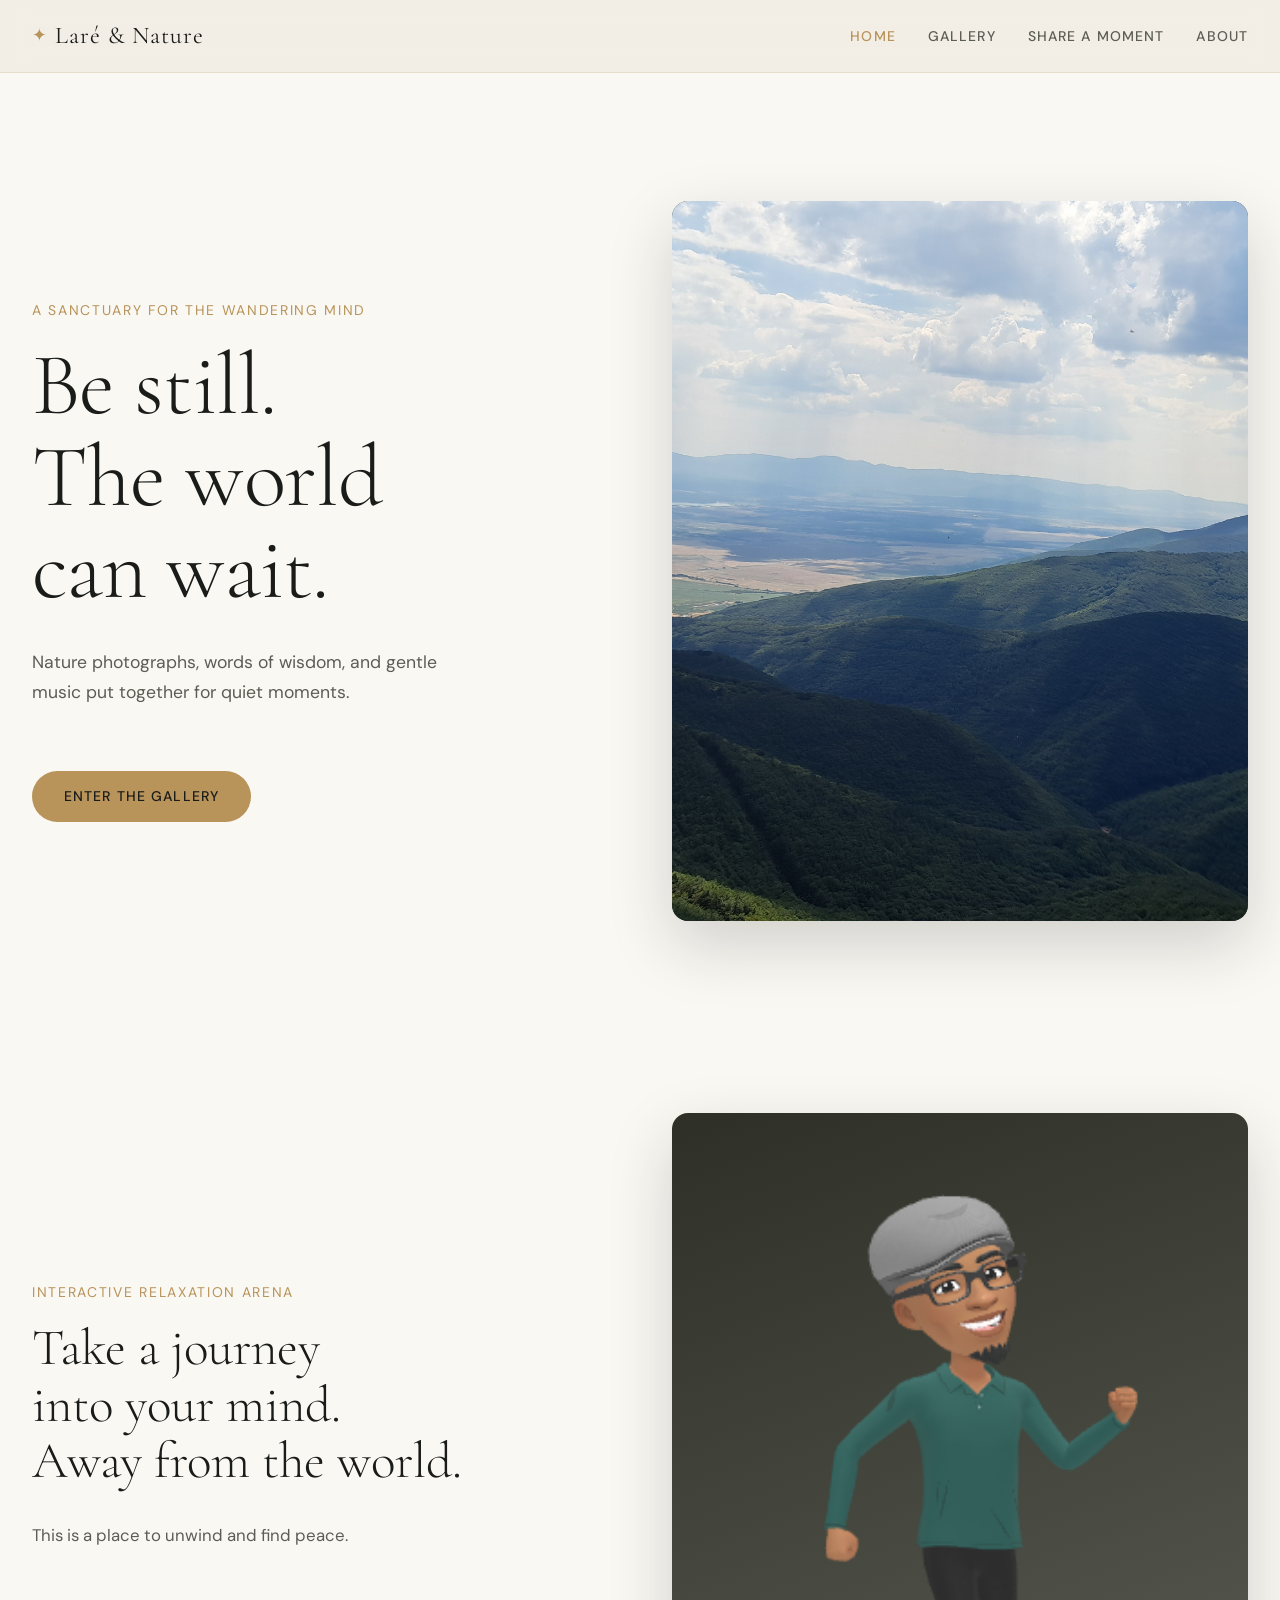
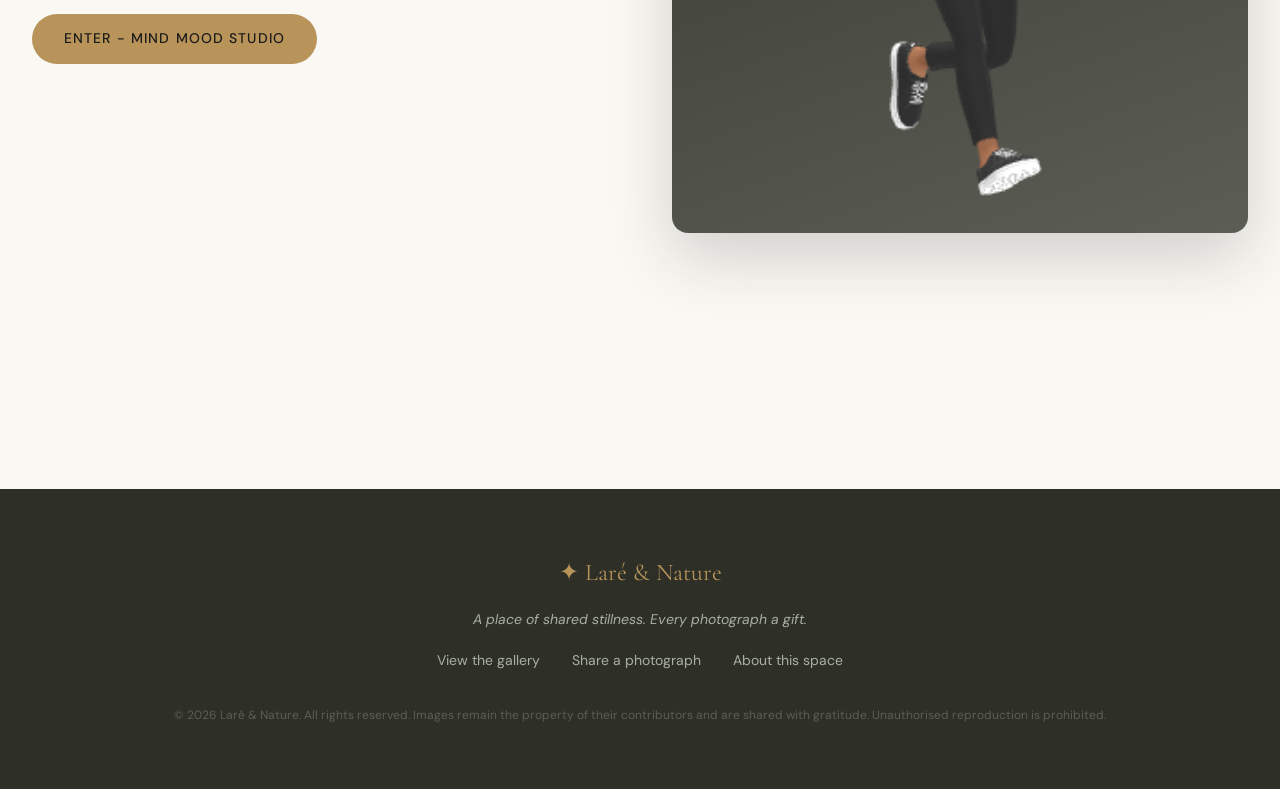
<file: index.html>
<!DOCTYPE html>
<html lang="en">
<head>
  <meta charset="UTF-8" />
  <meta name="viewport" content="width=device-width, initial-scale=1.0" />
  <meta name="description" content="Laré & Nature — a calm space for nature, wisdom and stillness. Browse beautiful nature photographs paired with words of reflection." />
  <title>Laré & Nature — Find Your Stillness</title>
  <link rel="stylesheet" href="css/main.css" />
  <link rel="preconnect" href="https://fonts.googleapis.com" />
  <link rel="preconnect" href="https://fonts.gstatic.com" crossorigin />
  <link href="https://fonts.googleapis.com/css2?family=Cormorant+Garamond:ital,wght@0,300;0,400;1,300;1,400&family=DM+Sans:wght@300;400;500&display=swap" rel="stylesheet" />

<!-- Google tag (gtag.js) -->
<script async src="https://www.googletagmanager.com/gtag/js?id=G-35QTSGZW6N"></script>
<script>
  window.dataLayer = window.dataLayer || [];
  function gtag(){dataLayer.push(arguments);}
  gtag('js', new Date());

  gtag('config', 'G-35QTSGZW6N');
</script>
</head>
<body>

  <!-- Skip to main content link for screen readers -->
  <a href="#main-content" class="skip-link">Skip to main content</a>

  <!-- ===== HEADER ===== -->
  <header class="site-header" role="banner">
    <div class="header-inner">
      <a href="index.html" class="logo" aria-label="Laré and Nature home">
        <span class="logo-mark" aria-hidden="true">✦</span>
        <span class="logo-text">Laré &amp; Nature</span>
      </a>
      <nav class="site-nav" aria-label="Main navigation">
        <ul role="list">
          <li><a href="index.html" aria-current="page">Home</a></li>
          <li><a href="pages/gallery.html">Gallery</a></li>
          <li><a href="pages/submit.html">Share a Moment</a></li>
          <li><a href="pages/about.html">About</a></li>
        </ul>
      </nav>
      <button class="nav-toggle" aria-controls="mobile-nav" aria-expanded="false" aria-label="Open navigation menu">
        <span aria-hidden="true">☰</span>
      </button>
    </div>
    <nav id="mobile-nav" class="mobile-nav" aria-label="Mobile navigation" hidden>
      <ul role="list">
        <li><a href="index.html">Home</a></li>
        <li><a href="pages/gallery.html">Gallery</a></li>
        <li><a href="pages/submit.html">Share a Moment</a></li>
        <li><a href="pages/about.html">About</a></li>
      </ul>
    </nav>
  </header>

  <!-- ===== HERO ===== -->
  <main id="main-content">
    <section class="hero" aria-labelledby="hero-heading">
      <div class="hero-text">
        <p class="hero-eyebrow">A sanctuary for the wandering mind</p>
        <h1 id="hero-heading">Be still.<br />The world<br />can wait.</h1>
        <p class="hero-sub">Nature photographs, words of wisdom, and gentle music put together for quiet moments.</p>
        <a href="pages/gallery.html" class="btn-primary">Enter the gallery</a>
      </div>
      <div class="hero-image-frame">
        
        <img
          src="images/hero.jpg"
          alt="Green mountain landscape with a cloudy sky"
          class="hero-photo"
        />
      </div>
    </section>

  </main>

  <!-- ===== MOOD ===== -->
  <main id="main-content">
    <section class="mood" aria-labelledby="mood-heading">
      <div class="mood-text">
        <p class="mood-eyebrow">Interactive relaxation arena</p>
        <h1 id="mood-heading">Take a journey<br />into your mind.<br />Away from the world.</h1>
        <p class="mood-sub">This is a place to unwind and find peace.</p>
        <a href="https://lare-akin.github.io/Mind-Mood-Studio/" class="btn-primary">Enter - mind mood studio</a>
      </div>
      <div class="mood-image-frame">
        
        <img
          src="images/mood.png"
          alt="Male character taking a walk"
          class="mood-photo"
        />
      </div>
    </section>

  </main>

  <!-- ===== FOOTER ===== -->
  <footer class="site-footer" role="contentinfo">
    <div class="footer-inner">
      <p class="footer-logo">✦ Laré &amp; Nature</p>
      <p class="footer-line">A place of shared stillness. Every photograph a gift.</p>
      <nav aria-label="Footer navigation">
        <ul class="footer-links" role="list">
          <li><a href="pages/gallery.html">View the gallery</a></li>
          <li><a href="pages/submit.html">Share a photograph</a></li>
          <li><a href="pages/about.html">About this space</a></li>
        </ul>
      </nav>
      <p class="footer-copy">&copy; <span id="footer-year"></span> Laré & Nature. All rights reserved. Images remain the property of their contributors and are shared with gratitude. Unauthorised reproduction is prohibited.</p>
    </div>
  </footer>

  <script src="js/nav.js"></script>
  <script>
  document.getElementById('footer-year').textContent = new Date().getFullYear();
</script>
</body>
</html>
</file>
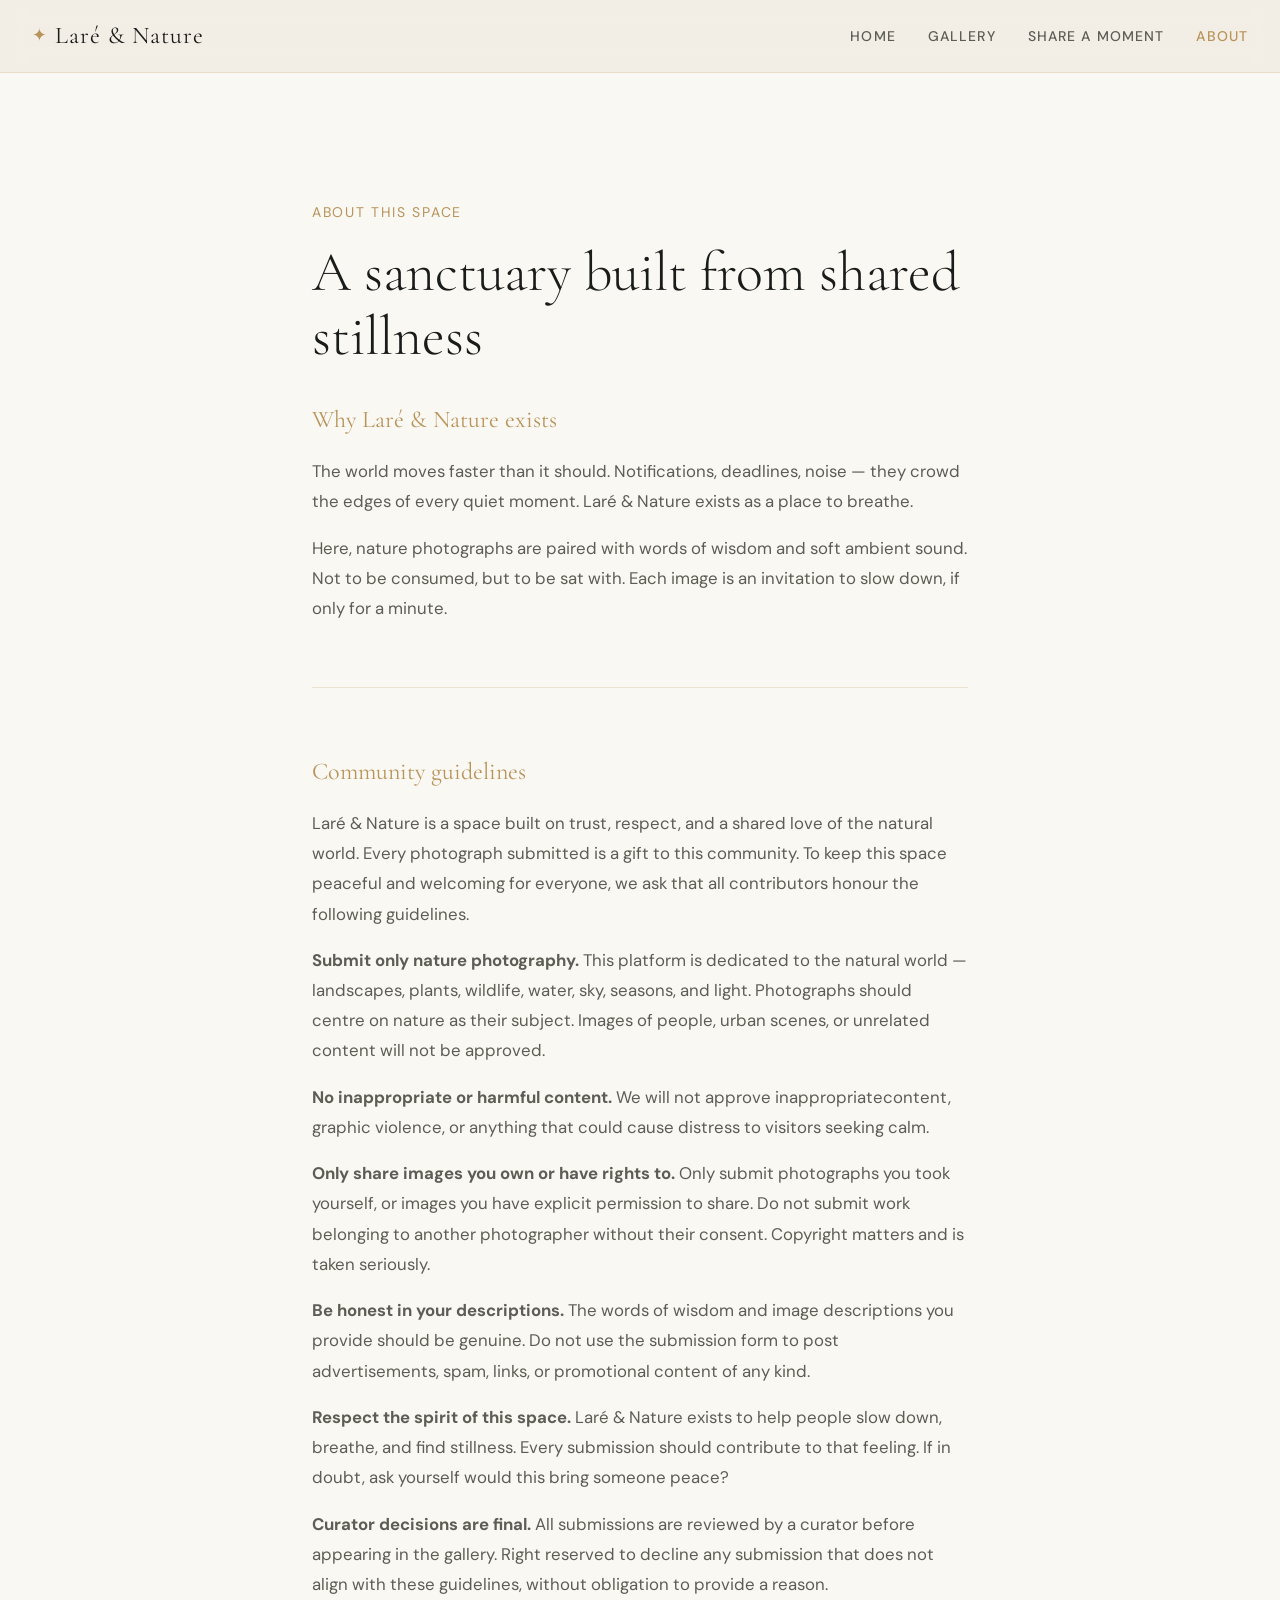
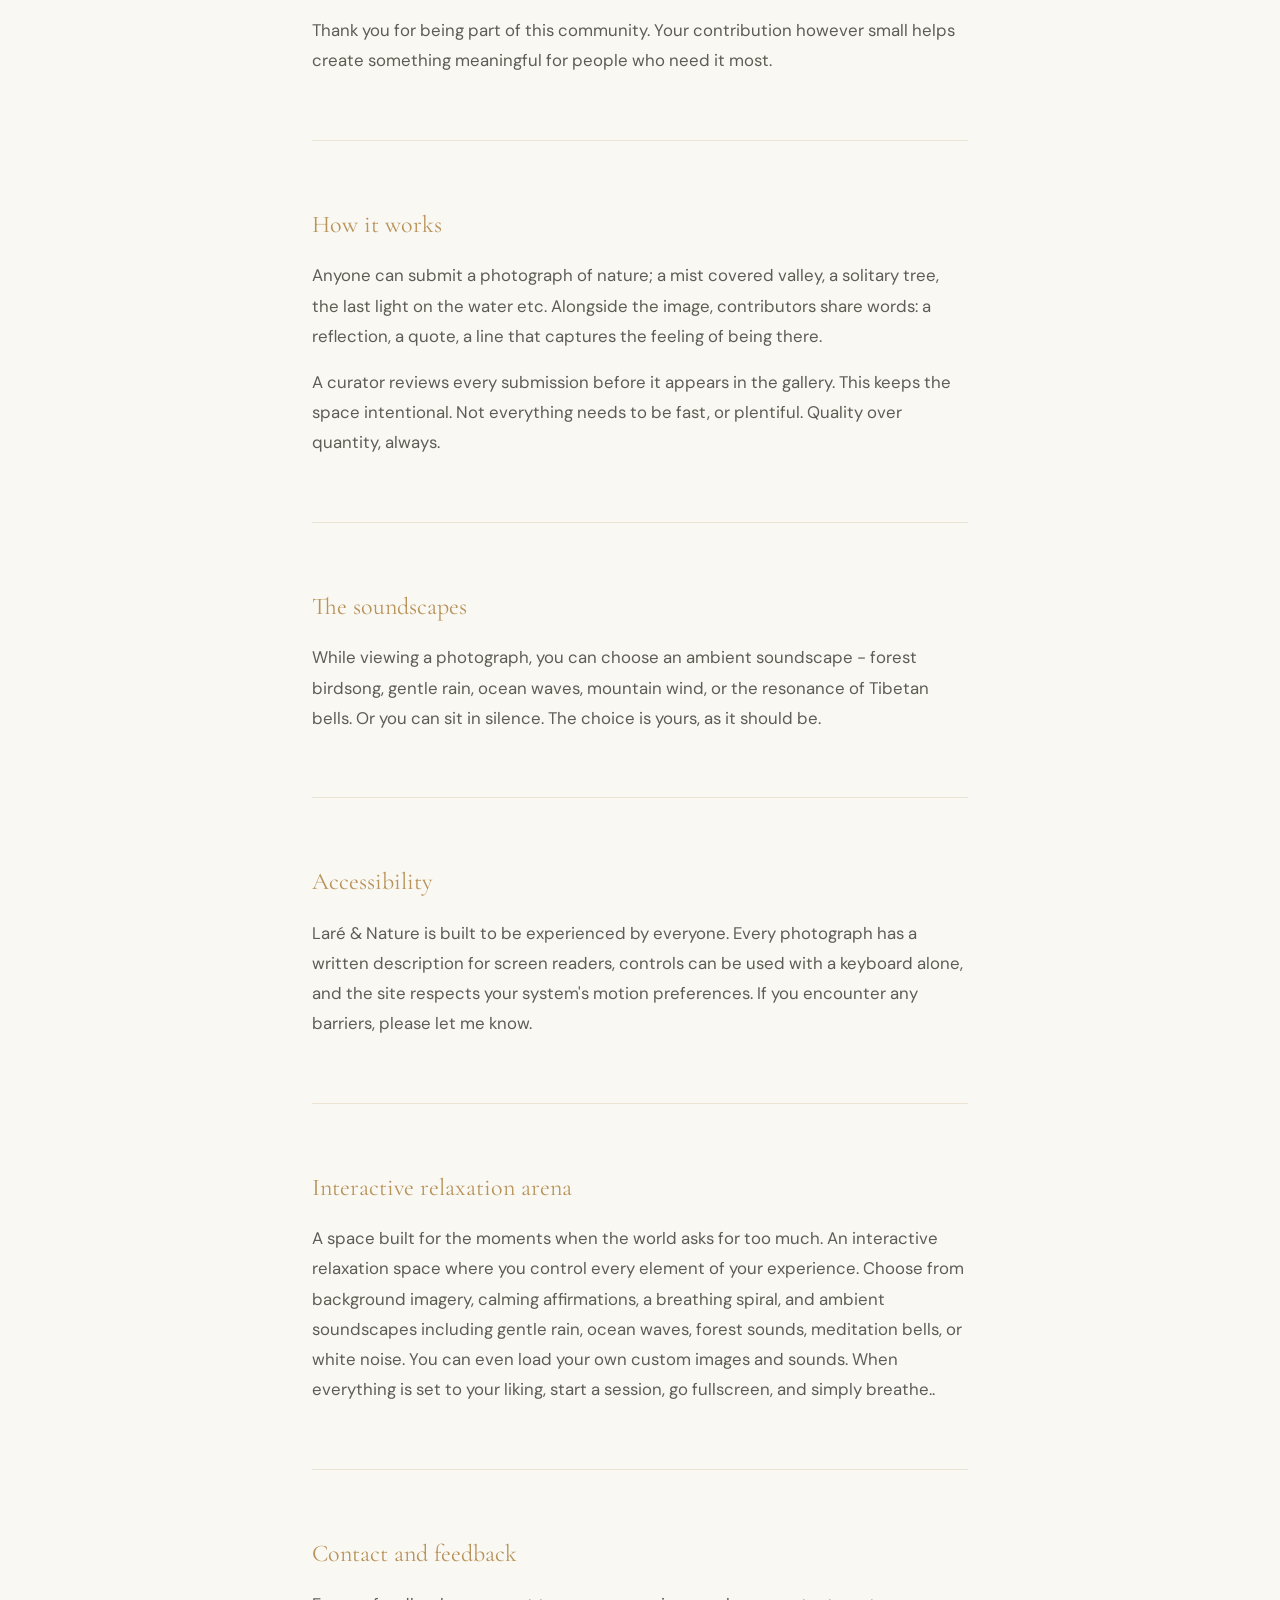
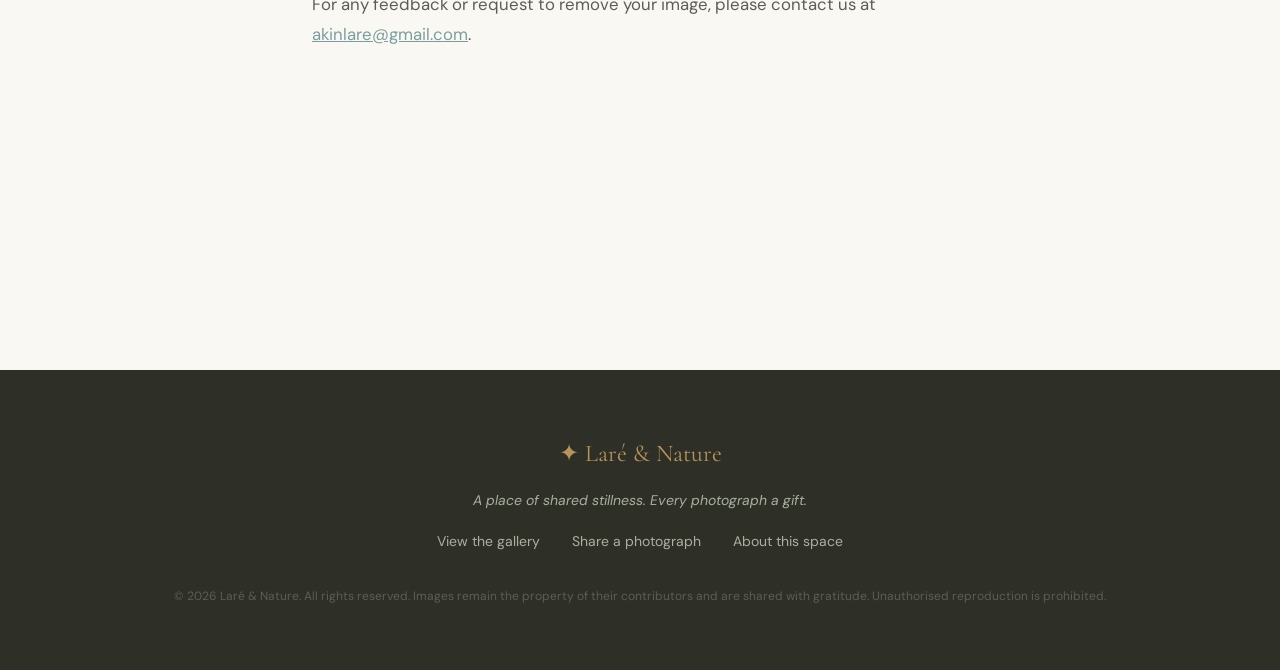
<file: pages/about.html>
<!DOCTYPE html>
<html lang="en">
<head>
  <meta charset="UTF-8" />
  <meta name="viewport" content="width=device-width, initial-scale=1.0" />
  <meta name="description" content="About Laré & Nature — a calm space for nature photography, wisdom, and mindfulness." />
  <title>About — Laré & Nature</title>
  <link rel="stylesheet" href="../css/main.css" />
  <link rel="preconnect" href="https://fonts.googleapis.com" />
  <link rel="preconnect" href="https://fonts.gstatic.com" crossorigin />
  <link href="https://fonts.googleapis.com/css2?family=Cormorant+Garamond:ital,wght@0,300;0,400;1,300;1,400&family=DM+Sans:wght@300;400;500&display=swap" rel="stylesheet" />
  <style>
    .about-main { max-width: 720px; margin: 0 auto; padding: var(--space-xl) var(--space-md); }
    .about-main h1 {
      font-family: 'Cormorant Garamond', serif;
      font-size: clamp(2.5rem,5vw,3.5rem);
      font-weight: 300;
      color: var(--ink);
      margin-bottom: var(--space-md);
      line-height: 1.15;
    }
    .about-section { margin-bottom: var(--space-lg); }
    .about-section h2 {
      font-family: 'Cormorant Garamond', serif;
      font-size: 1.5rem;
      font-weight: 400;
      color: var(--gold);
      margin-bottom: var(--space-sm);
    }
    .about-section p {
      color: var(--stone);
      line-height: 1.8;
      font-size: 1.05rem;
      margin-bottom: 1rem;
    }
    .about-divider { border: none; border-top: 1px solid rgba(184,147,90,0.2); margin: var(--space-lg) 0; }
    .about-cta {
      text-align: center;
      padding: var(--space-lg);
      background: var(--parchment);
      border-radius: var(--r-lg);
      border: 1.5px solid rgba(184,147,90,0.2);
    }
    .about-cta h2 {
      font-family: 'Cormorant Garamond', serif;
      font-size: 2rem;
      font-weight: 300;
      color: var(--ink);
      margin-bottom: var(--space-sm);
    }
    .about-cta p { color: var(--stone); max-width: 44ch; margin: 0 auto var(--space-md); line-height: 1.7; }
  </style>
  <!-- Google tag (gtag.js) -->
<script async src="https://www.googletagmanager.com/gtag/js?id=G-ERJE2YZWBW"></script>
<script>
  window.dataLayer = window.dataLayer || [];
  function gtag(){dataLayer.push(arguments);}
  gtag('js', new Date());

  gtag('config', 'G-ERJE2YZWBW');
</script>
</head>
<body>

  <a href="#main-content" class="skip-link">Skip to main content</a>

  <header class="site-header" role="banner">
    <div class="header-inner">
      <a href="../index.html" class="logo" aria-label="Laré and Nature home">
        <span class="logo-mark" aria-hidden="true">✦</span>
        <span class="logo-text">Laré &amp; Nature</span>
      </a>
      <nav class="site-nav" aria-label="Main navigation">
        <ul role="list">
          <li><a href="../index.html">Home</a></li>
          <li><a href="gallery.html">Gallery</a></li>
          <li><a href="submit.html">Share a Moment</a></li>
          <li><a href="about.html" aria-current="page">About</a></li>
        </ul>
      </nav>
      <button class="nav-toggle" aria-controls="mobile-nav" aria-expanded="false" aria-label="Open navigation menu">☰</button>
    </div>
    <nav id="mobile-nav" class="mobile-nav" aria-label="Mobile navigation" hidden>
      <ul role="list">
        <li><a href="../index.html">Home</a></li>
        <li><a href="gallery.html">Gallery</a></li>
        <li><a href="submit.html">Share a Moment</a></li>
        <li><a href="about.html">About</a></li>
      </ul>
    </nav>
  </header>

  <main id="main-content" class="about-main">
    <p class="hero-eyebrow">About this space</p>
    <h1>A sanctuary built from shared stillness</h1>

    <div class="about-section">
      <h2>Why Laré &amp; Nature exists</h2>
      <p>The world moves faster than it should. Notifications, deadlines, noise — they crowd the edges of every quiet moment. Laré &amp; Nature exists as a place to breathe.</p>
      <p>Here, nature photographs are paired with words of wisdom and soft ambient sound. Not to be consumed, but to be sat with. Each image is an invitation to slow down, if only for a minute.</p>
    </div>

    <hr class="about-divider" />

<div class="about-section">
  <h2>Community guidelines</h2>
  <p>Laré & Nature is a space built on trust, respect, and a shared love of the natural world. Every photograph submitted is a gift to this community. To keep this space peaceful and welcoming for everyone, we ask that all contributors honour the following guidelines.</p>

  <p><strong>Submit only nature photography.</strong> This platform is dedicated to the natural world — landscapes, plants, wildlife, water, sky, seasons, and light. Photographs should centre on nature as their subject. Images of people, urban scenes, or unrelated content will not be approved.</p>

  <p><strong>No inappropriate or harmful content.</strong> We will not approve inappropriatecontent, graphic violence, or anything that could cause distress to visitors seeking calm.</p>

  <p><strong>Only share images you own or have rights to.</strong> Only submit photographs you took yourself, or images you have explicit permission to share. Do not submit work belonging to another photographer without their consent. Copyright matters and is taken seriously.</p>

  <p><strong>Be honest in your descriptions.</strong> The words of wisdom and image descriptions you provide should be genuine. Do not use the submission form to post advertisements, spam, links, or promotional content of any kind.</p>

  <p><strong>Respect the spirit of this space.</strong> Laré & Nature exists to help people slow down, breathe, and find stillness. Every submission should contribute to that feeling. If in doubt, ask yourself would this bring someone peace?</p>

  <p><strong>Curator decisions are final.</strong> All submissions are reviewed by a curator before appearing in the gallery. Right reserved to decline any submission that does not align with these guidelines, without obligation to provide a reason.</p>

  <p>Thank you for being part of this community. Your contribution however small helps create something meaningful for people who need it most.</p>
</div>

    <hr class="about-divider" />

    <div class="about-section">
      <h2>How it works</h2>
      <p>Anyone can submit a photograph of nature; a mist covered valley, a solitary tree, the last light on the water etc. Alongside the image, contributors share words: a reflection, a quote, a line that captures the feeling of being there.</p>
      <p>A curator reviews every submission before it appears in the gallery. This keeps the space intentional. Not everything needs to be fast, or plentiful. Quality over quantity, always.</p>
    </div>

    <hr class="about-divider" />

    <div class="about-section">
      <h2>The soundscapes</h2>
      <p>While viewing a photograph, you can choose an ambient soundscape - forest birdsong, gentle rain, ocean waves, mountain wind, or the resonance of Tibetan bells. Or you can sit in silence. The choice is yours, as it should be.</p>
    </div>

    <hr class="about-divider" />

    <div class="about-section">
      <h2>Accessibility</h2>
      <p>Laré &amp; Nature is built to be experienced by everyone. Every photograph has a written description for screen readers, controls can be used with a keyboard alone, and the site respects your system's motion preferences. If you encounter any barriers, please let me know.</p>
    </div>

    <hr class="about-divider" />

    <div class="about-section">
      <h2>Interactive relaxation arena</h2>
      <p>A space built for the moments when the world asks for too much. An interactive relaxation space where you control every element of your experience. Choose from background imagery, calming affirmations, a breathing spiral, and ambient soundscapes including gentle rain, ocean waves, forest sounds, meditation bells, or white noise. You can even load your own custom images and sounds. When everything is set to your liking, start a session, go fullscreen, and simply breathe.</a>.</p>
    </div>

    <hr class="about-divider" />

    <div class="about-section">
      <h2>Contact and feedback</h2>
      <p>For any feedback or request to remove your image, please contact us at <a href="mailto:akinlare@gmail.com">akinlare@gmail.com</a>.</p>
    </div>

  </main>

  <footer class="site-footer" role="contentinfo">
    <div class="footer-inner">
      <p class="footer-logo">✦ Laré &amp; Nature</p>
      <p class="footer-line">A place of shared stillness. Every photograph a gift.</p>
      <nav aria-label="Footer navigation">
        <ul class="footer-links" role="list">
          <li><a href="gallery.html">View the gallery</a></li>
          <li><a href="submit.html">Share a photograph</a></li>
          <li><a href="about.html">About this space</a></li>
        </ul>
      </nav>
      <p class="footer-copy">&copy; <span id="footer-year"></span> Laré & Nature. All rights reserved. Images remain the property of their contributors and are shared with gratitude. Unauthorised reproduction is prohibited.</p>
    </div>
  </footer>

  <script src="../js/nav.js"></script>
  <script>
  document.getElementById('footer-year').textContent = new Date().getFullYear();
</script>
</body>
</html>
</file>
<file: css/main.css>
/* =============================================
   SERENSCAPE — Main Stylesheet
   Design language: deep forest, stone, water-light
   Typefaces: Cormorant Garamond (display) + DM Sans (body)
   ============================================= */

/* ===== TOKENS ===== */
:root {
  /* Palette */
  --ink:        #1a1c1a;     /* near-black, forest floor */
  --bark:       #2e3028;     /* deep olive-brown */
  --stone:      #5c5e55;     /* muted mid grey-green */
  --mist:       #a8b0a0;     /* pale sage */
  --parchment:  #f2ede4;     /* warm off-white */
  --cream:      #faf8f3;     /* page background */
  --gold:       #b8935a;     /* warm amber accent */
  --gold-pale:  #dfc49a;     /* lighter gold for hover */
  --water:      #7a9e9f;     /* cool sage-teal for links */

  /* Type scale */
  --display:    clamp(3rem, 7vw, 5.5rem);
  --h2:         clamp(1.75rem, 3vw, 2.5rem);
  --h3:         1.25rem;
  --body:       1rem;
  --small:      0.875rem;
  --xs:         0.75rem;

  /* Spacing */
  --space-xs:   0.5rem;
  --space-sm:   1rem;
  --space-md:   2rem;
  --space-lg:   4rem;
  --space-xl:   8rem;

  /* Radius */
  --r-sm:       4px;
  --r-md:       8px;
  --r-lg:       16px;

  /* Motion */
  --ease-out:   cubic-bezier(0.22, 1, 0.36, 1);
  --dur-fast:   150ms;
  --dur-med:    300ms;
  --dur-slow:   600ms;
}

/* ===== RESET ===== */
*, *::before, *::after { box-sizing: border-box; margin: 0; padding: 0; }

html {
  scroll-behavior: smooth;
  font-size: 16px;
}

@media (prefers-reduced-motion: reduce) {
  html { scroll-behavior: auto; }
  *, *::before, *::after { animation-duration: 0.01ms !important; transition-duration: 0.01ms !important; }
}

body {
  font-family: 'DM Sans', system-ui, sans-serif;
  font-size: var(--body);
  line-height: 1.65;
  color: var(--ink);
  background: var(--cream);
  -webkit-font-smoothing: antialiased;
}

img { display: block; max-width: 100%; height: auto; }
a { color: var(--water); text-decoration-skip-ink: auto; }
a:hover { color: var(--gold); }
ul[role="list"] { list-style: none; }

/* ===== FOCUS STYLES (WCAG 2.2) ===== */
:focus-visible {
  outline: 3px solid var(--gold);
  outline-offset: 3px;
  border-radius: var(--r-sm);
}

/* ===== SKIP LINK ===== */
.skip-link {
  position: absolute;
  top: -100%;
  left: var(--space-sm);
  z-index: 9999;
  padding: var(--space-xs) var(--space-sm);
  background: var(--gold);
  color: var(--ink);
  font-weight: 500;
  border-radius: var(--r-md);
  text-decoration: none;
  transition: top var(--dur-fast);
}
.skip-link:focus { top: var(--space-sm); }

/* ===== SCREEN-READER ONLY ===== */
.sr-only {
  position: absolute;
  width: 1px; height: 1px;
  padding: 0; margin: -1px;
  overflow: hidden;
  clip: rect(0,0,0,0);
  white-space: nowrap;
  border: 0;
}

/* ===== HEADER ===== */
.site-header {
  position: sticky;
  top: 0;
  z-index: 100;
  background: rgba(242, 237, 228, 0.92);
  backdrop-filter: blur(12px);
  border-bottom: 1px solid rgba(184, 147, 90, 0.2);
}

.header-inner {
  display: flex;
  align-items: center;
  justify-content: space-between;
  max-width: 1280px;
  margin: 0 auto;
  padding: var(--space-sm) var(--space-md);
}

.logo {
  display: flex;
  align-items: center;
  gap: 0.5rem;
  text-decoration: none;
  color: var(--ink);
}

.logo-mark {
  font-size: 1.1rem;
  color: var(--gold);
}

.logo-text {
  font-family: 'Cormorant Garamond', serif;
  font-size: 1.5rem;
  font-weight: 400;
  letter-spacing: 0.04em;
}

.site-nav ul {
  display: flex;
  gap: var(--space-md);
}

.site-nav a {
  font-size: var(--small);
  font-weight: 500;
  letter-spacing: 0.08em;
  text-transform: uppercase;
  color: var(--stone);
  text-decoration: none;
  transition: color var(--dur-fast);
}

.site-nav a:hover,
.site-nav a[aria-current="page"] {
  color: var(--gold);
}

.nav-toggle {
  display: none;
  background: none;
  border: none;
  font-size: 1.4rem;
  cursor: pointer;
  color: var(--ink);
  padding: var(--space-xs);
  border-radius: var(--r-sm);
}

.mobile-nav {
  background: var(--parchment);
  border-top: 1px solid rgba(184,147,90,0.15);
  padding: var(--space-sm) var(--space-md);
}

.mobile-nav ul { display: flex; flex-direction: column; gap: var(--space-sm); }
.mobile-nav a {
  font-size: 1rem;
  font-weight: 500;
  color: var(--stone);
  text-decoration: none;
  display: block;
  padding: var(--space-xs) 0;
}

/* ===== HERO ===== */
.hero {
  display: grid;
  grid-template-columns: 1fr 1fr;
  min-height: 90vh;
  max-width: 1280px;
  margin: 0 auto;
  padding: var(--space-xl) var(--space-md);
  align-items: center;
  gap: var(--space-lg);
}

.hero-eyebrow {
  font-size: var(--small);
  letter-spacing: 0.12em;
  text-transform: uppercase;
  color: var(--gold);
  margin-bottom: var(--space-sm);
}

.hero h1 {
  font-family: 'Cormorant Garamond', serif;
  font-size: var(--display);
  font-weight: 300;
  line-height: 1.05;
  letter-spacing: -0.01em;
  color: var(--ink);
  margin-bottom: var(--space-md);
}

.hero-sub {
  font-size: 1.1rem;
  color: var(--stone);
  max-width: 36ch;
  margin-bottom: var(--space-lg);
  line-height: 1.7;
}

.hero-image-frame {
  border-radius: var(--r-lg);
  overflow: hidden;
  aspect-ratio: 4/5;
  background: linear-gradient(160deg, var(--bark), var(--stone));
  box-shadow: 0 24px 64px rgba(26,28,26,0.18);
}

.hero-photo {
  width: 100%;
  height: 100%;
  object-fit: cover;
  display: block;
}

.hero-placeholder {
  font-size: 5rem;
  opacity: 0.4;
}

/* ===== HOME INTRO (below the fold on the landing page) ===== */
.home-intro {
  max-width: 640px;
  margin: 0 auto;
  padding: var(--space-xl) var(--space-md);
  text-align: center;
}

.home-intro h2 {
  font-family: 'Cormorant Garamond', serif;
  font-size: var(--h2);
  font-weight: 300;
  color: var(--ink);
  margin-bottom: var(--space-sm);
}

.home-intro p {
  color: var(--stone);
  font-size: 1.05rem;
  line-height: 1.75;
  margin-bottom: var(--space-md);
}

/* ===== GALLERY PAGE INTRO (on pages/gallery.html) ===== */
.gallery-page-intro {
  text-align: center;
  max-width: 640px;
  margin: 0 auto;
  padding: var(--space-xl) var(--space-md) var(--space-md);
}

.gallery-page-intro h1 {
  font-family: 'Cormorant Garamond', serif;
  font-size: clamp(2.25rem, 4vw, 3.25rem);
  font-weight: 300;
  color: var(--ink);
  margin: 0.5rem 0 1rem;
}

/* ===== BUTTONS ===== */
.btn-primary {
  display: inline-block;
  padding: 0.85rem 2rem;
  background: var(--gold);
  color: var(--ink);
  font-family: 'DM Sans', sans-serif;
  font-size: var(--small);
  font-weight: 500;
  letter-spacing: 0.08em;
  text-transform: uppercase;
  text-decoration: none;
  border-radius: 100px;
  border: none;
  cursor: pointer;
  transition: background var(--dur-fast), transform var(--dur-fast);
}

.btn-primary:hover { background: var(--gold-pale); transform: translateY(-1px); color: var(--ink); }
.btn-primary:active { transform: translateY(0); }

.btn-secondary {
  display: inline-block;
  padding: 0.75rem 1.75rem;
  background: transparent;
  color: var(--gold);
  font-size: var(--small);
  font-weight: 500;
  letter-spacing: 0.08em;
  text-transform: uppercase;
  text-decoration: none;
  border: 1.5px solid var(--gold);
  border-radius: 100px;
  cursor: pointer;
  transition: background var(--dur-fast), color var(--dur-fast);
}

.btn-secondary:hover { background: var(--gold); color: var(--ink); }

/* ===== GALLERY SECTION ===== */
.gallery-section {
  max-width: 1280px;
  margin: 0 auto;
  padding: var(--space-lg) var(--space-md);
}

.section-header {
  text-align: center;
  margin-bottom: var(--space-lg);
}

.section-header h2 {
  font-family: 'Cormorant Garamond', serif;
  font-size: var(--h2);
  font-weight: 300;
  color: var(--ink);
  margin-bottom: 0.5rem;
}

.section-sub {
  color: var(--stone);
  font-size: 1rem;
  font-style: italic;
}

.gallery-grid {
  display: grid;
  grid-template-columns: repeat(auto-fill, minmax(280px, 1fr));
  gap: 1.5rem;
}

.gallery-card {
  cursor: pointer;
  border-radius: var(--r-lg);
  overflow: hidden;
  background: var(--parchment);
  box-shadow: 0 4px 20px rgba(26,28,26,0.08);
  transition: transform var(--dur-med) var(--ease-out), box-shadow var(--dur-med);
  position: relative;
}

.gallery-card:hover,
.gallery-card:focus-within {
  transform: translateY(-4px);
  box-shadow: 0 12px 40px rgba(26,28,26,0.14);
}

.gallery-card-image {
  width: 100%;
  aspect-ratio: 4/3;
  object-fit: cover;
  display: block;
}

.gallery-card-image-placeholder {
  width: 100%;
  aspect-ratio: 4/3;
  background: linear-gradient(135deg, var(--bark), var(--stone));
  display: flex;
  align-items: center;
  justify-content: center;
  font-size: 2.5rem;
  color: rgba(255,255,255,0.3);
}

.gallery-card-body {
  padding: 1rem 1.25rem 1.25rem;
}

.gallery-card-title {
  font-family: 'Cormorant Garamond', serif;
  font-size: 1.2rem;
  font-weight: 400;
  color: var(--ink);
  margin-bottom: 0.35rem;
}

.gallery-card-preview {
  font-size: var(--small);
  color: var(--stone);
  line-height: 1.5;
  display: -webkit-box;
  -webkit-line-clamp: 2;
  -webkit-box-orient: vertical;
  overflow: hidden;
}

.gallery-card-open {
  position: absolute;
  inset: 0;
  opacity: 0;
  cursor: pointer;
  background: none;
  border: none;
}

.gallery-loading,
.gallery-empty {
  text-align: center;
  padding: var(--space-xl) var(--space-md);
  color: var(--stone);
  font-style: italic;
  grid-column: 1 / -1;
}

/* ===== LIGHTBOX ===== */
.lightbox {
  position: fixed;
  inset: 0;
  z-index: 1000;
  display: flex;
  align-items: center;
  justify-content: center;
}

.lightbox[hidden] { display: none; }

.lightbox-backdrop {
  position: absolute;
  inset: 0;
  background: rgba(26, 28, 26, 0.88);
  backdrop-filter: blur(6px);
  cursor: pointer;
}

.lightbox-container {
  position: relative;
  display: grid;
  grid-template-columns: 1fr 1fr;
  width: min(92vw, 1100px);
  max-height: 90vh;
  border-radius: var(--r-lg);
  overflow: hidden;
  box-shadow: 0 40px 100px rgba(0,0,0,0.4);
}

.lightbox-image-pane {
  position: relative;
  background: var(--bark);
  overflow: hidden;
}

.lightbox-photo {
  width: 100%;
  height: 100%;
  object-fit: cover;
  display: block;
}

.lightbox-image-meta {
  position: absolute;
  bottom: 0;
  left: 0;
  right: 0;
  padding: 1rem;
  background: linear-gradient(transparent, rgba(0,0,0,0.5));
}

.lightbox-location {
  color: rgba(255,255,255,0.7);
  font-size: var(--xs);
  letter-spacing: 0.08em;
}

.lightbox-wisdom-pane {
  background: var(--parchment);
  padding: 2.5rem 2rem 2rem;
  overflow-y: auto;
  display: flex;
  flex-direction: column;
  gap: var(--space-md);
  position: relative;
}

.lightbox-close {
  position: absolute;
  top: 1rem;
  right: 1rem;
  width: 36px;
  height: 36px;
  border-radius: 50%;
  border: 1.5px solid var(--mist);
  background: transparent;
  color: var(--stone);
  cursor: pointer;
  font-size: 0.9rem;
  display: flex;
  align-items: center;
  justify-content: center;
  transition: background var(--dur-fast), color var(--dur-fast), border-color var(--dur-fast);
}

.lightbox-close:hover {
  background: var(--gold);
  color: var(--ink);
  border-color: var(--gold);
}

.wisdom-content { flex: 1; }

.wisdom-mark {
  color: var(--gold);
  font-size: 1.4rem;
  margin-bottom: var(--space-sm);
  display: block;
}

.wisdom-title {
  font-family: 'Cormorant Garamond', serif;
  font-size: 1.6rem;
  font-weight: 300;
  color: var(--ink);
  margin-bottom: var(--space-sm);
  line-height: 1.25;
}

.wisdom-quote {
  border-left: 2px solid var(--gold);
  padding-left: 1rem;
  margin: var(--space-sm) 0;
}

.wisdom-quote p {
  font-family: 'Cormorant Garamond', serif;
  font-size: 1.1rem;
  font-style: italic;
  line-height: 1.75;
  color: var(--bark);
}

.wisdom-attribution {
  font-size: var(--small);
  color: var(--mist);
  letter-spacing: 0.06em;
  margin-top: var(--space-xs);
}

/* ===== MUSIC PLAYER ===== */
.music-player {
  border-top: 1px solid rgba(92,94,85,0.15);
  padding-top: var(--space-sm);
}

.music-label {
  font-size: var(--xs);
  letter-spacing: 0.1em;
  text-transform: uppercase;
  color: var(--mist);
  margin-bottom: 0.75rem;
}

.music-options {
  display: flex;
  flex-wrap: wrap;
  gap: 0.5rem;
  margin-bottom: var(--space-sm);
}

.music-btn {
  display: flex;
  align-items: center;
  gap: 0.4rem;
  padding: 0.4rem 0.85rem;
  border-radius: 100px;
  border: 1.5px solid var(--mist);
  background: transparent;
  color: var(--stone);
  font-family: 'DM Sans', sans-serif;
  font-size: var(--xs);
  cursor: pointer;
  transition: all var(--dur-fast);
  min-height: 36px; /* WCAG touch target */
}

.music-btn:hover {
  border-color: var(--gold);
  color: var(--gold);
}

.music-btn[aria-checked="true"] {
  background: var(--gold);
  border-color: var(--gold);
  color: var(--ink);
}

.music-icon { font-size: 0.9rem; }

.volume-row {
  display: flex;
  align-items: center;
  gap: 0.5rem;
}

.volume-slider {
  flex: 1;
  -webkit-appearance: none;
  height: 4px;
  border-radius: 2px;
  background: var(--mist);
  outline: none;
  cursor: pointer;
}

.volume-slider::-webkit-slider-thumb {
  -webkit-appearance: none;
  width: 16px;
  height: 16px;
  border-radius: 50%;
  background: var(--gold);
  cursor: pointer;
}

.volume-slider::-moz-range-thumb {
  width: 16px;
  height: 16px;
  border-radius: 50%;
  background: var(--gold);
  border: none;
  cursor: pointer;
}

/* ===== LIGHTBOX NAV ===== */
.lightbox-nav {
  display: flex;
  justify-content: space-between;
  gap: 1rem;
  padding-top: var(--space-xs);
  border-top: 1px solid rgba(92,94,85,0.15);
}

.lightbox-prev,
.lightbox-next {
  background: none;
  border: 1.5px solid var(--mist);
  border-radius: 100px;
  padding: 0.5rem 1.25rem;
  font-size: var(--small);
  color: var(--stone);
  cursor: pointer;
  transition: all var(--dur-fast);
  min-height: 44px;
}

.lightbox-prev:hover,
.lightbox-next:hover {
  border-color: var(--gold);
  color: var(--gold);
}

/* ===== FOOTER ===== */
.site-footer {
  background: var(--bark);
  color: var(--mist);
  padding: var(--space-lg) var(--space-md);
  margin-top: var(--space-xl);
}

.footer-inner {
  max-width: 1280px;
  margin: 0 auto;
  text-align: center;
  display: flex;
  flex-direction: column;
  gap: var(--space-sm);
}

.footer-logo {
  font-family: 'Cormorant Garamond', serif;
  font-size: 1.5rem;
  color: var(--gold);
}

.footer-line {
  font-size: var(--small);
  font-style: italic;
  color: var(--mist);
}

.footer-links {
  display: flex;
  justify-content: center;
  flex-wrap: wrap;
  gap: var(--space-md);
}

.footer-links a {
  color: var(--mist);
  text-decoration: none;
  font-size: var(--small);
  transition: color var(--dur-fast);
}

.footer-links a:hover { color: var(--gold); }

.footer-copy {
  font-size: var(--xs);
  color: var(--stone);
  margin-top: var(--space-sm);
}

/* ===== FORM STYLES (shared) ===== */
.form-group {
  display: flex;
  flex-direction: column;
  gap: 0.4rem;
}

.form-label {
  font-size: var(--small);
  font-weight: 500;
  color: var(--bark);
  letter-spacing: 0.02em;
}

.form-label .required {
  color: var(--gold);
  margin-left: 2px;
}

.form-input,
.form-textarea,
.form-select {
  padding: 0.75rem 1rem;
  border: 1.5px solid var(--mist);
  border-radius: var(--r-md);
  font-family: 'DM Sans', sans-serif;
  font-size: var(--body);
  color: var(--ink);
  background: var(--cream);
  transition: border-color var(--dur-fast);
  width: 100%;
}

.form-input:focus,
.form-textarea:focus,
.form-select:focus {
  border-color: var(--gold);
  outline: none;
  box-shadow: 0 0 0 3px rgba(184,147,90,0.2);
}

.form-textarea { min-height: 160px; resize: vertical; line-height: 1.6; }

.form-hint {
  font-size: var(--xs);
  color: var(--mist);
}

.form-error {
  font-size: var(--xs);
  color: #c0392b;
  display: none;
}

.form-error[aria-live="assertive"] { display: block; }

/* Upload zone */
.upload-zone {
  border: 2px dashed var(--mist);
  border-radius: var(--r-lg);
  padding: var(--space-lg);
  text-align: center;
  cursor: pointer;
  transition: border-color var(--dur-fast), background var(--dur-fast);
  position: relative;
}

.upload-zone:hover,
.upload-zone.drag-over {
  border-color: var(--gold);
  background: rgba(184,147,90,0.05);
}

.upload-zone input[type="file"] {
  position: absolute;
  inset: 0;
  opacity: 0;
  width: 100%;
  height: 100%;
  cursor: pointer;
}

.upload-icon { font-size: 2.5rem; margin-bottom: 0.5rem; color: var(--mist); }
.upload-prompt { font-size: var(--small); color: var(--stone); }
.upload-prompt strong { color: var(--gold); }
.upload-preview { margin-top: var(--space-sm); border-radius: var(--r-md); max-height: 200px; object-fit: cover; display: none; }

/* ===== RESPONSIVE ===== */
@media (max-width: 768px) {
  .hero {
    grid-template-columns: 1fr;
    min-height: auto;
    padding: var(--space-lg) var(--space-sm);
    text-align: center;
  }

  .hero-sub { margin-left: auto; margin-right: auto; }
  .hero-image-frame { aspect-ratio: 16/10; order: -1; margin-bottom: var(--space-md); }

  .site-nav { display: none; }
  .nav-toggle { display: flex; align-items: center; justify-content: center; }

  .lightbox-container {
    grid-template-columns: 1fr;
    grid-template-rows: 45vh 1fr;
    max-height: 95vh;
    width: 96vw;
  }

  .lightbox-image-pane { height: 45vh; }
  .lightbox-wisdom-pane { padding: 1.5rem 1.25rem; }

  .gallery-grid { grid-template-columns: repeat(auto-fill, minmax(240px, 1fr)); }
}

@media (max-width: 480px) {
  .gallery-grid { grid-template-columns: 1fr; }
}

/* ===== HIGH CONTRAST SUPPORT ===== */
@media (prefers-contrast: high) {
  :root {
    --gold: #c8a060;
    --stone: #444;
    --mist: #666;
  }
  .gallery-card { border: 1px solid var(--stone); }
}

/* ===== MOOD SECTION ===== */
.mood {
  display: grid;
  grid-template-columns: 1fr 1fr;
  max-width: 1280px;
  margin: 0 auto;
  padding: var(--space-lg) var(--space-md) var(--space-xl);
  align-items: center;
  gap: var(--space-lg);
}

.mood-eyebrow {
  font-size: var(--small);
  letter-spacing: 0.12em;
  text-transform: uppercase;
  color: var(--gold);
  margin-bottom: var(--space-sm);
}

.mood h1 {
  font-family: 'Cormorant Garamond', serif;
  font-size: clamp(2rem, 4vw, 3.5rem);
  font-weight: 300;
  line-height: 1.1;
  color: var(--ink);
  margin-bottom: var(--space-md);
}

.mood-sub {
  font-size: 1.05rem;
  color: var(--stone);
  max-width: 36ch;
  margin-bottom: var(--space-lg);
  line-height: 1.7;
}

.mood-image-frame {
  border-radius: var(--r-lg);
  overflow: hidden;
  aspect-ratio: 4/5;
  background: linear-gradient(160deg, var(--bark), var(--stone));
  box-shadow: 0 24px 64px rgba(26,28,26,0.18);
}

.mood-photo {
  width: 100%;
  height: 100%;
  object-fit: cover;
  display: block;
}

/* Mobile */
@media (max-width: 768px) {
  .mood {
    grid-template-columns: 1fr;
    padding: var(--space-lg) var(--space-sm);
  }
  .mood-image-frame {
    aspect-ratio: 16/10;
    order: -1;
    margin-bottom: var(--space-md);
  }
}
</file>
